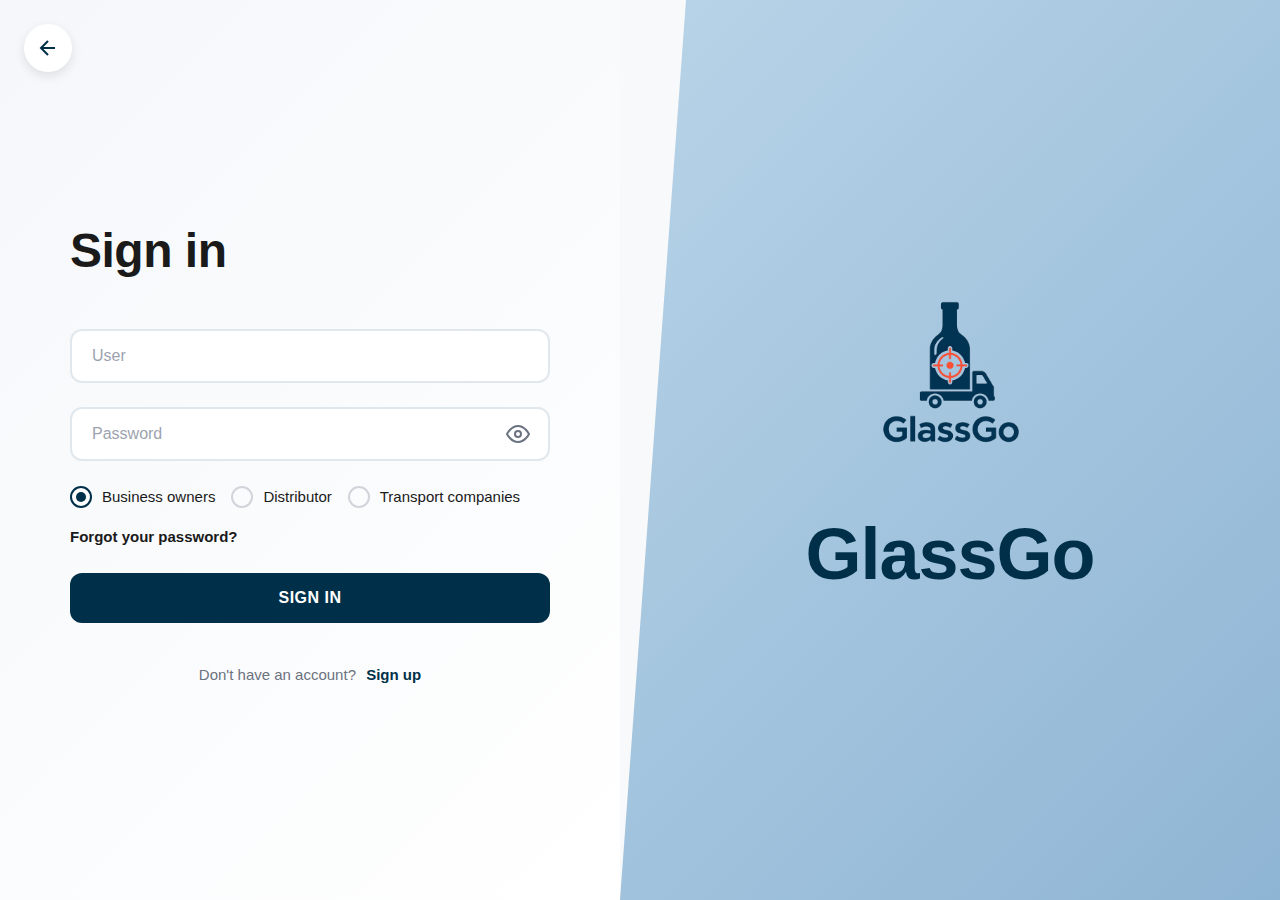
<file: sign-in.html>
﻿<!DOCTYPE html>
<html lang="es">
<head>
    <meta charset="UTF-8">
    <meta name="viewport" content="width=device-width, initial-scale=1.0">
    <title data-i18n="auth.signin.title">Sign in - GlassGo</title>
    <link rel="icon" type="image/png" href="assets/images/logo.png">
    <link rel="stylesheet" href="assets/styles/sign.css">
</head>
<body>
    <!-- Back to Home Button -->
    <a href="index.html" class="back-to-home" aria-label="Back to home">
        <svg width="24" height="24" viewBox="0 0 24 24" fill="none" stroke="currentColor" stroke-width="2">
            <path d="M19 12H5M12 19l-7-7 7-7"/>
        </svg>
    </a>

    <div class="auth-container">
        <!-- Left Side - Form -->
        <div class="auth-left">
            <div class="auth-form-wrapper">
                <h1 class="auth-title" data-i18n="auth.signin.heading">Sign in</h1>

                <form class="auth-form" id="signinForm">
                    <div class="form-group">
                        <input
                            type="text"
                            id="username"
                            class="form-input"
                            placeholder="User"
                            data-i18n-placeholder="auth.signin.userPlaceholder"
                            required
                        >
                    </div>

                    <div class="form-group">
                        <div class="password-wrapper">
                            <input
                                type="password"
                                id="password"
                                class="form-input"
                                placeholder="Password"
                                data-i18n-placeholder="auth.signin.passwordPlaceholder"
                                required
                            >
                            <button type="button" class="password-toggle" id="togglePassword">
                                <svg width="24" height="24" viewBox="0 0 24 24" fill="none" stroke="currentColor" stroke-width="2">
                                    <path d="M1 12s4-8 11-8 11 8 11 8-4 8-11 8-11-8-11-8z"></path>
                                    <circle cx="12" cy="12" r="3"></circle>
                                </svg>
                            </button>
                        </div>
                    </div>

                    <div class="form-options">
                        <div class="user-type-selector">
                            <label class="radio-label">
                                <input type="radio" name="userType" value="business" checked="checked">
                                <span data-i18n="auth.signin.business">Business owners</span>
                            </label>
                            <label class="radio-label">
                                <input type="radio" name="userType" value="distributor" >
                                <span data-i18n="auth.signin.distributor">Distributor</span>
                            </label>
                            <label class="radio-label">
                                <input type="radio" name="userType" value="transport">
                                <span data-i18n="auth.signin.transport">Transport companies</span>
                            </label>
                        </div>
                    </div>

                    <a href="#" class="forgot-link" id="forgotPasswordLink" data-i18n="auth.signin.forgot">Forgot your password?</a>

                    <button type="submit" class="btn-primary" data-i18n="auth.signin.submit">Sign in</button>

                    <p class="auth-footer-text">
                        <span data-i18n="auth.signin.noAccount">Don't have an account?</span>
                        <a href="sign-up.html" class="auth-link" data-i18n="auth.signin.signUpLink">Sign up</a>
                    </p>
                </form>
            </div>
        </div>

        <!-- Right Side - Branding -->
        <div class="auth-right">
            <div class="brand-content">
                <div class="brand-logo">
                    <img src="assets/images/logo.png" alt="GlassGo Logo" width="180" height="180">
                    <h2 class="brand-name">GlassGo</h2>
                </div>
            </div>
        </div>
    </div>

    <!-- Forgot Password Modal -->
    <div class="modal" id="forgotPasswordModal">
        <div class="modal-content forgot-modal">
            <button class="modal-close" id="closeForgotModal" aria-label="Close modal">&times;</button>
            <h2 class="forgot-title" data-i18n="auth.forgot.heading">Forgot your password?</h2>
            <p class="forgot-description" data-i18n="auth.forgot.description">
                Ingresa tu dirección de email registrada. Te enviaremos un email para que puedas crear una nueva contraseña.
            </p>
            <form class="forgot-form" id="forgotForm">
                <div class="form-group">
                    <input
                        type="email"
                        id="forgotEmail"
                        class="form-input"
                        placeholder="E-mail"
                        data-i18n-placeholder="auth.forgot.emailPlaceholder"
                        required
                    >
                </div>
                <button type="submit" class="btn-primary" data-i18n="auth.forgot.submit">SEND</button>
            </form>
        </div>
    </div>
    <script src="assets/i18n/i18n.js"></script>
    <script src="assets/js/sign.js"></script>
</body>
</html>
</file>
<file: assets/styles/sign.css>
﻿/**
 * GlassGo Authentication Pages Stylesheet
 * @description Styles for Sign In, Sign Up, and Forgot Password pages
 * @version 1.0.0
 */

* {
    margin: 0;
    padding: 0;
    box-sizing: border-box;
}

body {
    font-family: 'Inter', -apple-system, BlinkMacSystemFont, 'Segoe UI', Roboto, sans-serif;
    line-height: 1.6;
    color: #1a1a1a;
    overflow-x: hidden;
    background-color: #f8f9fa;
    position: relative;
}

.back-to-home {
    position: fixed;
    top: 24px;
    left: 24px;
    width: 48px;
    height: 48px;
    background: #ffffff;
    border-radius: 50%;
    display: flex;
    align-items: center;
    justify-content: center;
    box-shadow: 0 4px 12px rgba(0, 0, 0, 0.1);
    color: #003049;
    transition: all 0.3s ease;
    z-index: 1000;
    text-decoration: none;
}

.back-to-home:hover {
    background: #003049;
    color: #ffffff;
    transform: translateX(-4px);
    box-shadow: 0 6px 16px rgba(0, 48, 73, 0.2);
}

.back-to-home svg {
    width: 24px;
    height: 24px;
}

/* ==========================================================================
   Auth Container
   ========================================================================== */

.auth-container {
    display: flex;
    min-height: 100vh;
    width: 100%;
}

.auth-left {
    flex: 1;
    display: flex;
    align-items: center;
    justify-content: center;
    padding: 40px 20px;
    background: linear-gradient(135deg, #f5f7fa 0%, #ffffff 100%);
}

.auth-form-wrapper {
    width: 100%;
    max-width: 480px;
}

.auth-title {
    font-size: 48px;
    font-weight: 800;
    color: #1a1a1a;
    margin-bottom: 40px;
    letter-spacing: -0.5px;
}

/* Right Side - Branding */
.auth-right {
    flex: 1;
    display: flex;
    align-items: center;
    justify-content: center;
    background: linear-gradient(135deg, #b8d4e8 0%, #8fb5d4 100%);
    clip-path: polygon(10% 0, 100% 0, 100% 100%, 0 100%);
    padding: 40px;
}

.brand-content {
    text-align: center;
}

.brand-logo {
    display: flex;
    flex-direction: column;
    align-items: center;
    gap: 30px;
}

.brand-name {
    font-size: 72px;
    font-weight: 800;
    color: #003049;
    letter-spacing: -1px;
}


.auth-form {
    display: flex;
    flex-direction: column;
    gap: 24px;
}

.form-group {
    position: relative;
}

.form-input {
    width: 100%;
    padding: 16px 20px;
    font-size: 16px;
    border: 2px solid #e1e8ed;
    border-radius: 12px;
    background-color: #ffffff;
    color: #1a1a1a;
    transition: all 0.3s ease;
    font-family: 'Inter', sans-serif;
}

.form-input::placeholder {
    color: #9ca3af;
}

.form-input:focus {
    outline: none;
    border-color: #003049;
    box-shadow: 0 0 0 4px rgba(0, 48, 73, 0.1);
}

/* Password Input with Toggle */
.password-wrapper {
    position: relative;
    width: 100%;
}

.password-toggle {
    position: absolute;
    right: 16px;
    top: 50%;
    transform: translateY(-50%);
    background: none;
    border: none;
    cursor: pointer;
    color: #6b7280;
    padding: 4px;
    display: flex;
    align-items: center;
    justify-content: center;
    transition: color 0.2s;
}

.password-toggle:hover {
    color: #003049;
}

.password-wrapper .form-input {
    padding-right: 50px;
}

/* Form Options */
.form-options {
    display: flex;
    flex-direction: column;
    gap: 20px;
}

/* User Type Selector - Radio Buttons */
.user-type-selector {
    display: flex;
    flex-wrap: wrap;
    gap: 16px;
}

.radio-label {
    display: flex;
    align-items: center;
    cursor: pointer;
    font-size: 15px;
    font-weight: 500;
    color: #1a1a1a;
    user-select: none;
}

.radio-label input[type="radio"] {
    appearance: none;
    width: 22px;
    height: 22px;
    border: 2.5px solid #d1d5db;
    border-radius: 50%;
    margin-right: 10px;
    cursor: pointer;
    position: relative;
    transition: all 0.2s ease;
    flex-shrink: 0;
}

.radio-label input[type="radio"]:checked {
    border-color: #003049;
    background-color: #ffffff;
}

.radio-label input[type="radio"]:checked::before {
    content: '';
    position: absolute;
    top: 50%;
    left: 50%;
    transform: translate(-50%, -50%);
    width: 10px;
    height: 10px;
    border-radius: 50%;
    background-color: #003049;
}

.radio-label:hover input[type="radio"] {
    border-color: #003049;
}

/* Remember Checkbox */
.checkbox-label {
    display: flex;
    align-items: center;
    cursor: pointer;
    font-size: 15px;
    color: #4b5563;
    user-select: none;
}

.checkbox-label input[type="checkbox"] {
    appearance: none;
    width: 20px;
    height: 20px;
    border: 2px solid #d1d5db;
    border-radius: 6px;
    margin-right: 10px;
    cursor: pointer;
    position: relative;
    transition: all 0.2s ease;
    flex-shrink: 0;
}

.checkbox-label input[type="checkbox"]:checked {
    background-color: #003049;
    border-color: #003049;
}

.checkbox-label input[type="checkbox"]:checked::before {
    content: '✓';
    position: absolute;
    top: 50%;
    left: 50%;
    transform: translate(-50%, -50%);
    color: #ffffff;
    font-size: 14px;
    font-weight: bold;
}

/* Forgot Password Link */
.forgot-link {
    color: #1a1a1a;
    font-size: 15px;
    font-weight: 600;
    text-decoration: none;
    margin-top: -8px;
    display: inline-block;
    transition: color 0.2s;
}

.forgot-link:hover {
    color: #003049;
}

/* Auth Footer Text - Sign in/Sign up links */
.auth-footer-text {
    text-align: center;
    font-size: 15px;
    color: #6b7280;
    margin-top: 16px;
}

.auth-link {
    color: #003049;
    font-weight: 600;
    text-decoration: none;
    margin-left: 6px;
    transition: color 0.2s;
}

.auth-link:hover {
    color: #002438;
    text-decoration: underline;
}

/* Primary Button */
.btn-primary {
    width: 100%;
    padding: 16px 24px;
    font-size: 16px;
    font-weight: 700;
    color: #ffffff;
    background-color: #003049;
    border: none;
    border-radius: 12px;
    cursor: pointer;
    transition: all 0.3s ease;
    text-transform: uppercase;
    letter-spacing: 0.5px;
}

.btn-primary:hover {
    background-color: #002438;
    transform: translateY(-2px);
    box-shadow: 0 8px 16px rgba(0, 48, 73, 0.2);
}

.btn-primary:active {
    transform: translateY(0);
}

/* Divider */
.divider {
    display: flex;
    align-items: center;
    text-align: center;
    color: #6b7280;
    font-size: 14px;
    margin: 8px 0;
}

.divider::before,
.divider::after {
    content: '';
    flex: 1;
    border-bottom: 1px solid #e5e7eb;
}

.divider span {
    padding: 0 16px;
}

/* Social Login Buttons */
.social-login {
    display: flex;
    justify-content: center;
    gap: 20px;
}

.social-btn {
    width: 56px;
    height: 56px;
    border-radius: 50%;
    border: none;
    background-color: #ffffff;
    display: flex;
    align-items: center;
    justify-content: center;
    cursor: pointer;
    transition: all 0.3s ease;
    box-shadow: 0 2px 8px rgba(0, 0, 0, 0.1);
}

.social-btn:hover {
    transform: translateY(-4px);
    box-shadow: 0 8px 16px rgba(0, 0, 0, 0.15);
}

.social-btn img {
    width: 28px;
    height: 28px;
}

.apple-btn {
    color: #000000;
}

.forgot-container {
    min-height: 100vh;
    display: flex;
    align-items: center;
    justify-content: center;
    padding: 40px 20px;
    background: linear-gradient(135deg, #f5f7fa 0%, #e8eef3 100%);
}

.forgot-content {
    width: 100%;
    max-width: 600px;
    text-align: center;
}

.forgot-title {
    font-size: 48px;
    font-weight: 800;
    color: #1a1a1a;
    margin-bottom: 24px;
    letter-spacing: -0.5px;
}

.forgot-description {
    font-size: 16px;
    color: #4b5563;
    line-height: 1.8;
    margin-bottom: 40px;
    max-width: 500px;
    margin-left: auto;
    margin-right: auto;
}

.forgot-form {
    display: flex;
    flex-direction: column;
    gap: 24px;
    margin-bottom: 24px;
}

.back-link {
    color: #003049;
    font-size: 15px;
    font-weight: 600;
    text-decoration: none;
    transition: color 0.2s;
}

.back-link:hover {
    color: #002438;
    text-decoration: underline;
}

.modal {
    display: none;
    position: fixed;
    top: 0;
    left: 0;
    width: 100%;
    height: 100%;
    background-color: rgba(0, 0, 0, 0.6);
    z-index: 9999;
    justify-content: center;
    align-items: center;
    backdrop-filter: blur(4px);
    animation: fadeIn 0.3s ease;
}

.modal.active {
    display: flex;
}

.modal-content {
    background: linear-gradient(135deg, #b8d4e8 0%, #95c1dc 100%);
    padding: 60px 40px;
    border-radius: 24px;
    max-width: 600px;
    width: 90%;
    text-align: center;
    box-shadow: 0 20px 60px rgba(0, 0, 0, 0.3);
    animation: slideUp 0.4s ease;
    position: relative;
}

.modal-close {
    position: absolute;
    top: 20px;
    right: 20px;
    background: transparent;
    border: none;
    font-size: 32px;
    font-weight: 300;
    color: #003049;
    cursor: pointer;
    width: 40px;
    height: 40px;
    display: flex;
    align-items: center;
    justify-content: center;
    border-radius: 50%;
    transition: all 0.3s ease;
    line-height: 1;
}

.modal-close:hover {
    background: rgba(0, 48, 73, 0.1);
    transform: rotate(90deg);
}

.forgot-modal {
    max-width: 500px;
    padding: 50px 40px;
}

.forgot-title {
    font-size: 28px;
    font-weight: 700;
    color: #003049;
    margin-bottom: 16px;
}

.forgot-description {
    font-size: 16px;
    color: #1a1a1a;
    margin-bottom: 32px;
    line-height: 1.6;
}

.forgot-form {
    text-align: left;
}

.forgot-form .form-group {
    margin-bottom: 24px;
}

.forgot-form .btn-primary {
    width: 100%;
    margin-top: 8px;
}

.success-icon {
    margin-bottom: 20px;
    display: flex;
    justify-content: center;
}

.success-modal .brand-name {
    font-size: 64px;
    font-weight: 800;
    color: #003049;
    margin-bottom: 16px;
}

.success-title {
    font-size: 32px;
    font-weight: 700;
    color: #1a1a1a;
    margin-bottom: 32px;
}

.welcome-image {
    max-width: 200px;
    width: 100%;
    height: auto;
    margin: 0 auto 32px;
    display: block;
}

.modal-content .btn-primary {
    max-width: 240px;
    margin: 0 auto;
}

@keyframes fadeIn {
    from {
        opacity: 0;
    }
    to {
        opacity: 1;
    }
}

@keyframes slideUp {
    from {
        opacity: 0;
        transform: translateY(40px);
    }
    to {
        opacity: 1;
        transform: translateY(0);
    }
}

@media (max-width: 1024px) {
    .auth-right {
        clip-path: polygon(8% 0, 100% 0, 100% 100%, 0 100%);
    }

    .brand-name {
        font-size: 60px;
    }

    .auth-title {
        font-size: 42px;
    }
}

/* Mobile Landscape and smaller tablets */
@media (max-width: 768px) {
    .auth-container {
        flex-direction: column;
    }

    .auth-right {
        clip-path: none;
        min-height: 200px;
        padding: 30px 20px;
    }

    .brand-name {
        font-size: 48px;
    }

    .auth-title {
        font-size: 36px;
        margin-bottom: 30px;
    }

    .user-type-selector {
        flex-direction: column;
        gap: 12px;
    }

    .forgot-title {
        font-size: 36px;
    }

    .success-modal .brand-name {
        font-size: 48px;
    }

    .success-title {
        font-size: 24px;
    }

    .modal-content {
        padding: 40px 30px;
    }
}

/* Mobile Portrait */
@media (max-width: 480px) {
    .back-to-home {
        top: 16px;
        left: 16px;
        width: 40px;
        height: 40px;
    }

    .back-to-home svg {
        width: 20px;
        height: 20px;
    }

    .language-selector-auth {
        top: 16px;
        right: 16px;
        padding: 8px 12px;
        font-size: 13px;
    }

    .language-selector-auth .flag {
        font-size: 18px;
    }

    .auth-left {
        padding: 30px 16px;
    }

    .auth-title {
        font-size: 32px;
        margin-bottom: 24px;
    }

    .brand-name {
        font-size: 36px;
    }

    .form-input {
        padding: 14px 16px;
        font-size: 15px;
    }

    .btn-primary {
        padding: 14px 20px;
        font-size: 15px;
    }

    .social-btn {
        width: 48px;
        height: 48px;
    }

    .social-btn img {
        width: 24px;
        height: 24px;
    }

    .forgot-title {
        font-size: 28px;
    }

    .forgot-description {
        font-size: 15px;
    }

    .success-title {
        font-size: 20px;
    }

    .modal-content {
        padding: 30px 20px;
    }

    .welcome-image {
        max-width: 150px;
    }
}

/* Extra small devices */
@media (max-width: 360px) {
    .auth-title {
        font-size: 28px;
    }

    .brand-name {
        font-size: 32px;
    }

    .user-type-selector {
        gap: 10px;
    }

    .radio-label,
    .checkbox-label {
        font-size: 14px;
    }
}
</file>
